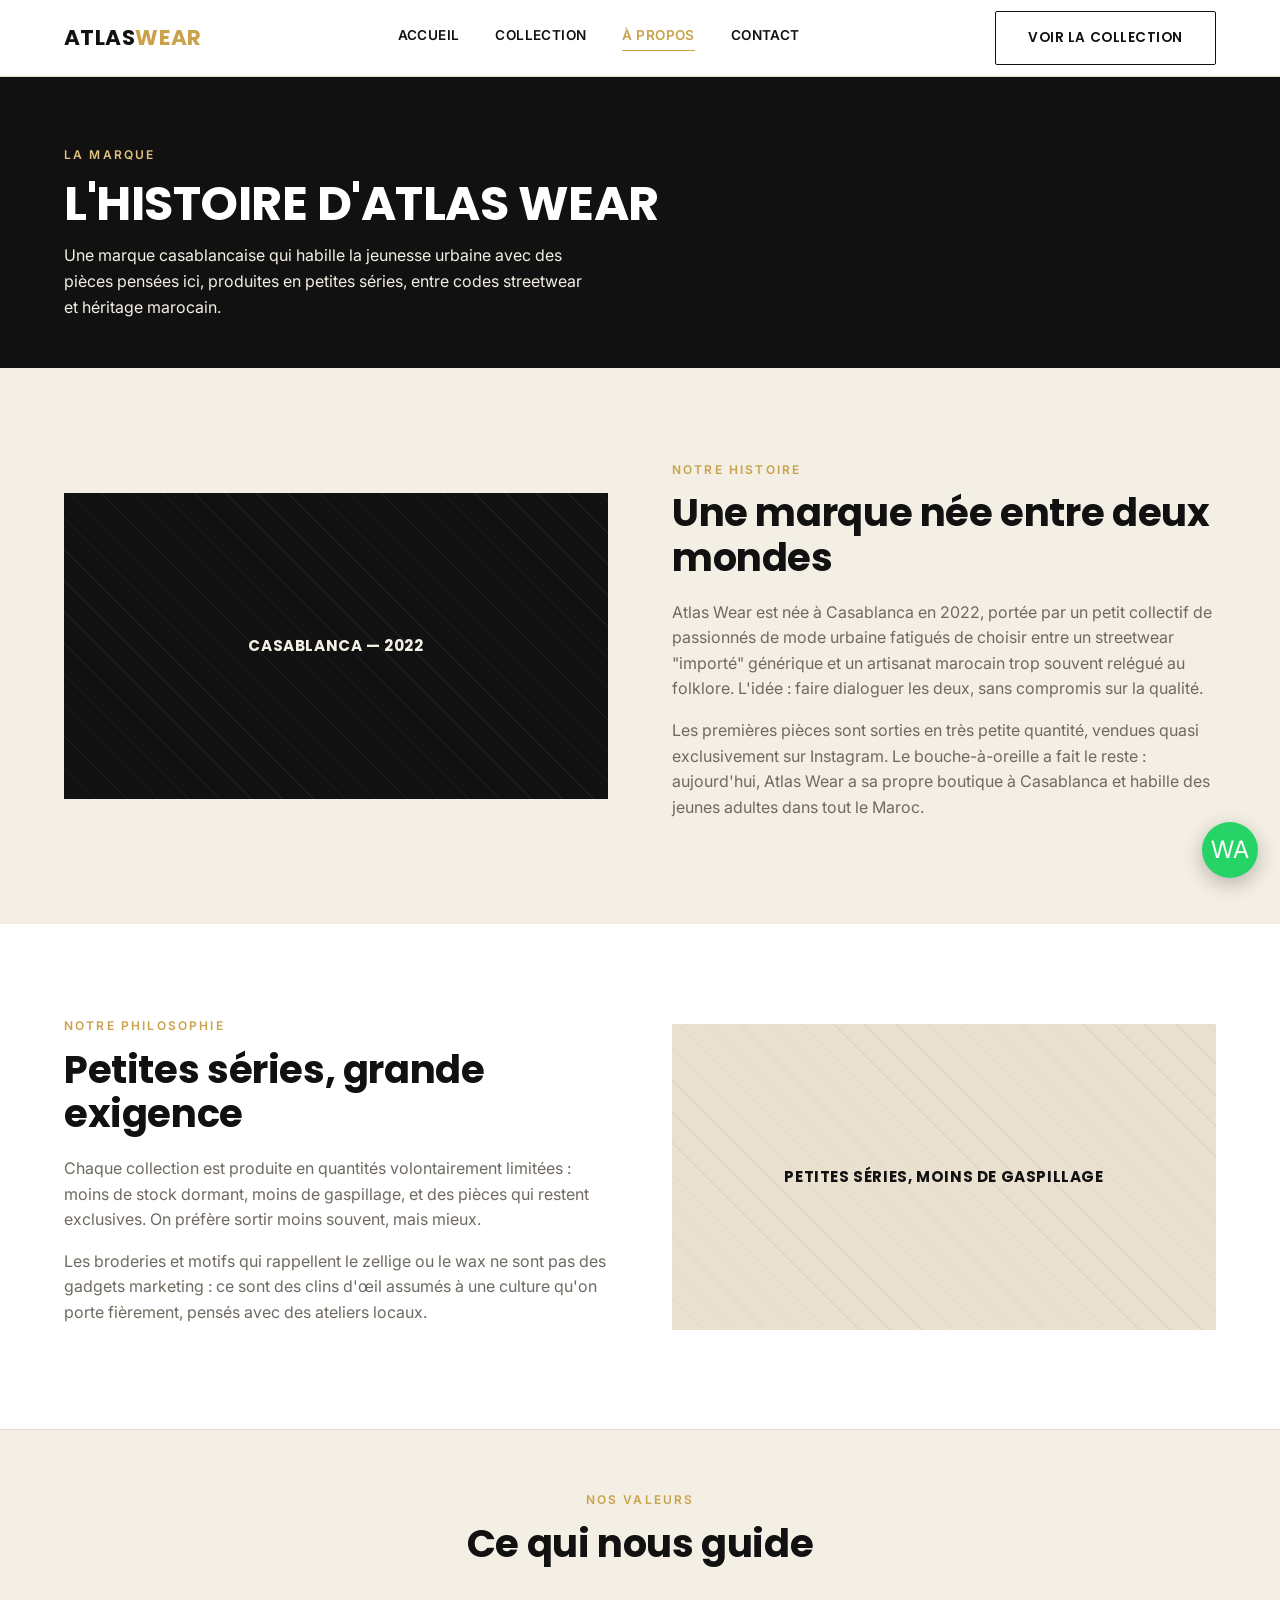
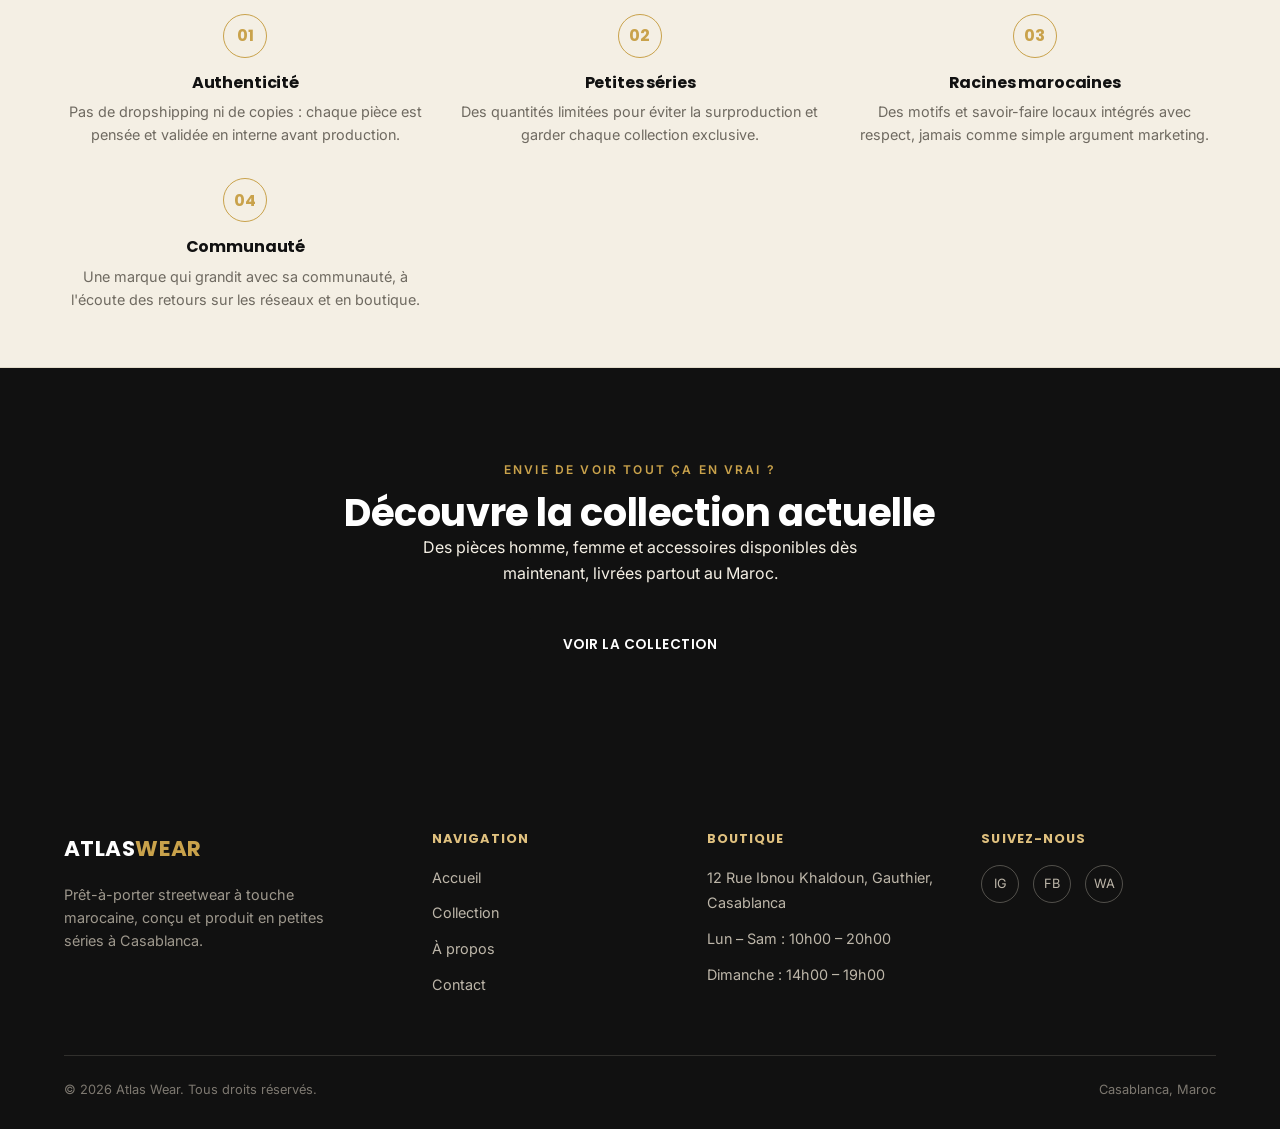
<file: apropos.html>
<!DOCTYPE html>
<html lang="fr">
<head>
  <meta charset="UTF-8" />
  <meta name="viewport" content="width=device-width, initial-scale=1.0" />
  <title>À propos — Atlas Wear</title>
  <meta name="description" content="L'histoire et les valeurs d'Atlas Wear, marque de streetwear casablancaise en petites séries." />
  <link rel="preconnect" href="https://fonts.googleapis.com">
  <link rel="preconnect" href="https://fonts.gstatic.com" crossorigin>
  <link href="https://fonts.googleapis.com/css2?family=Inter:wght@400;500;600&family=Poppins:wght@600;700&display=swap" rel="stylesheet">
  <link rel="stylesheet" href="css/style.css" />
</head>
<body>

  <header class="site-header">
    <div class="container">
      <a href="index.html" class="logo">Atlas<span>Wear</span></a>

      <nav class="main-nav">
        <a href="index.html">Accueil</a>
        <a href="collection.html">Collection</a>
        <a href="apropos.html">À propos</a>
        <a href="contact.html">Contact</a>
      </nav>

      <div class="header-actions">
        <a href="collection.html" class="btn btn-outline">Voir la collection</a>
        <button class="nav-toggle" aria-label="Ouvrir le menu">
          <span></span><span></span><span></span>
        </button>
      </div>
    </div>
  </header>

  <main>

    <!-- BANNIÈRE PAGE -->
    <section class="page-banner">
      <div class="container">
        <span class="eyebrow">La marque</span>
        <h1>L'histoire d'Atlas Wear</h1>
        <p>Une marque casablancaise qui habille la jeunesse urbaine avec des pièces pensées ici, produites en petites séries, entre codes streetwear et héritage marocain.</p>
      </div>
    </section>

    <!-- HISTOIRE -->
    <section class="section" style="background-color: var(--color-sable-light);">
      <div class="container brand-block">
        <div class="brand-block-media">
          <div class="placeholder-img tone-black wide">
            <span>Casablanca — 2022</span>
          </div>
        </div>
        <div class="brand-block-text">
          <span class="eyebrow">Notre histoire</span>
          <h2 class="section-title">Une marque née entre deux mondes</h2>
          <p>Atlas Wear est née à Casablanca en 2022, portée par un petit collectif de passionnés de mode urbaine fatigués de choisir entre un streetwear "importé" générique et un artisanat marocain trop souvent relégué au folklore. L'idée : faire dialoguer les deux, sans compromis sur la qualité.</p>
          <p>Les premières pièces sont sorties en très petite quantité, vendues quasi exclusivement sur Instagram. Le bouche-à-oreille a fait le reste : aujourd'hui, Atlas Wear a sa propre boutique à Casablanca et habille des jeunes adultes dans tout le Maroc.</p>
        </div>
      </div>
    </section>

    <!-- PHILOSOPHIE -->
    <section class="section">
      <div class="container brand-block reverse">
        <div class="brand-block-media">
          <div class="placeholder-img tone-sable wide">
            <span>Petites séries, moins de gaspillage</span>
          </div>
        </div>
        <div class="brand-block-text">
          <span class="eyebrow">Notre philosophie</span>
          <h2 class="section-title">Petites séries, grande exigence</h2>
          <p>Chaque collection est produite en quantités volontairement limitées : moins de stock dormant, moins de gaspillage, et des pièces qui restent exclusives. On préfère sortir moins souvent, mais mieux.</p>
          <p>Les broderies et motifs qui rappellent le zellige ou le wax ne sont pas des gadgets marketing : ce sont des clins d'œil assumés à une culture qu'on porte fièrement, pensés avec des ateliers locaux.</p>
        </div>
      </div>
    </section>

    <!-- VALEURS -->
    <section class="perks">
      <div class="container">
        <div style="text-align: center; max-width: 560px; margin: 0 auto 48px; padding-top: 56px;">
          <span class="eyebrow">Nos valeurs</span>
          <h2 class="section-title">Ce qui nous guide</h2>
        </div>
        <div class="perks-grid" style="padding-top: 0;">
          <div class="perk">
            <div class="perk-icon">01</div>
            <h3>Authenticité</h3>
            <p>Pas de dropshipping ni de copies : chaque pièce est pensée et validée en interne avant production.</p>
          </div>
          <div class="perk">
            <div class="perk-icon">02</div>
            <h3>Petites séries</h3>
            <p>Des quantités limitées pour éviter la surproduction et garder chaque collection exclusive.</p>
          </div>
          <div class="perk">
            <div class="perk-icon">03</div>
            <h3>Racines marocaines</h3>
            <p>Des motifs et savoir-faire locaux intégrés avec respect, jamais comme simple argument marketing.</p>
          </div>
          <div class="perk">
            <div class="perk-icon">04</div>
            <h3>Communauté</h3>
            <p>Une marque qui grandit avec sa communauté, à l'écoute des retours sur les réseaux et en boutique.</p>
          </div>
        </div>
      </div>
    </section>

    <!-- CTA -->
    <section class="section cta-band">
      <div class="container">
        <span class="eyebrow">Envie de voir tout ça en vrai ?</span>
        <h2 class="section-title">Découvre la collection actuelle</h2>
        <p>Des pièces homme, femme et accessoires disponibles dès maintenant, livrées partout au Maroc.</p>
        <a href="collection.html" class="btn btn-primary">Voir la collection</a>
      </div>
    </section>

  </main>

  <footer class="site-footer">
    <div class="container">
      <div class="footer-grid">
        <div class="footer-brand">
          <a href="index.html" class="logo">Atlas<span>Wear</span></a>
          <p>Prêt-à-porter streetwear à touche marocaine, conçu et produit en petites séries à Casablanca.</p>
        </div>

        <div class="footer-col">
          <h4>Navigation</h4>
          <ul>
            <li><a href="index.html">Accueil</a></li>
            <li><a href="collection.html">Collection</a></li>
            <li><a href="apropos.html">À propos</a></li>
            <li><a href="contact.html">Contact</a></li>
          </ul>
        </div>

        <div class="footer-col">
          <h4>Boutique</h4>
          <ul>
            <li><a href="contact.html">12 Rue Ibnou Khaldoun, Gauthier, Casablanca</a></li>
            <li><a href="contact.html">Lun – Sam : 10h00 – 20h00</a></li>
            <li><a href="contact.html">Dimanche : 14h00 – 19h00</a></li>
          </ul>
        </div>

        <div class="footer-col">
          <h4>Suivez-nous</h4>
          <div class="social-links">
            <a href="https://instagram.com/atlaswear.ma" target="_blank" rel="noopener" aria-label="Instagram">IG</a>
            <a href="https://facebook.com/atlaswear.ma" target="_blank" rel="noopener" aria-label="Facebook">FB</a>
            <a href="https://wa.me/2126XXXXXXXX" target="_blank" rel="noopener" aria-label="WhatsApp">WA</a>
          </div>
        </div>
      </div>

      <div class="footer-bottom">
        <span>© 2026 Atlas Wear. Tous droits réservés.</span>
        <span>Casablanca, Maroc</span>
      </div>
    </div>
  </footer>

  <a class="whatsapp-float" href="#" target="_blank" rel="noopener" aria-label="Contacter sur WhatsApp">WA</a>

  <script src="js/products.js"></script>
  <script src="js/main.js"></script>
</body>
</html>
</file>
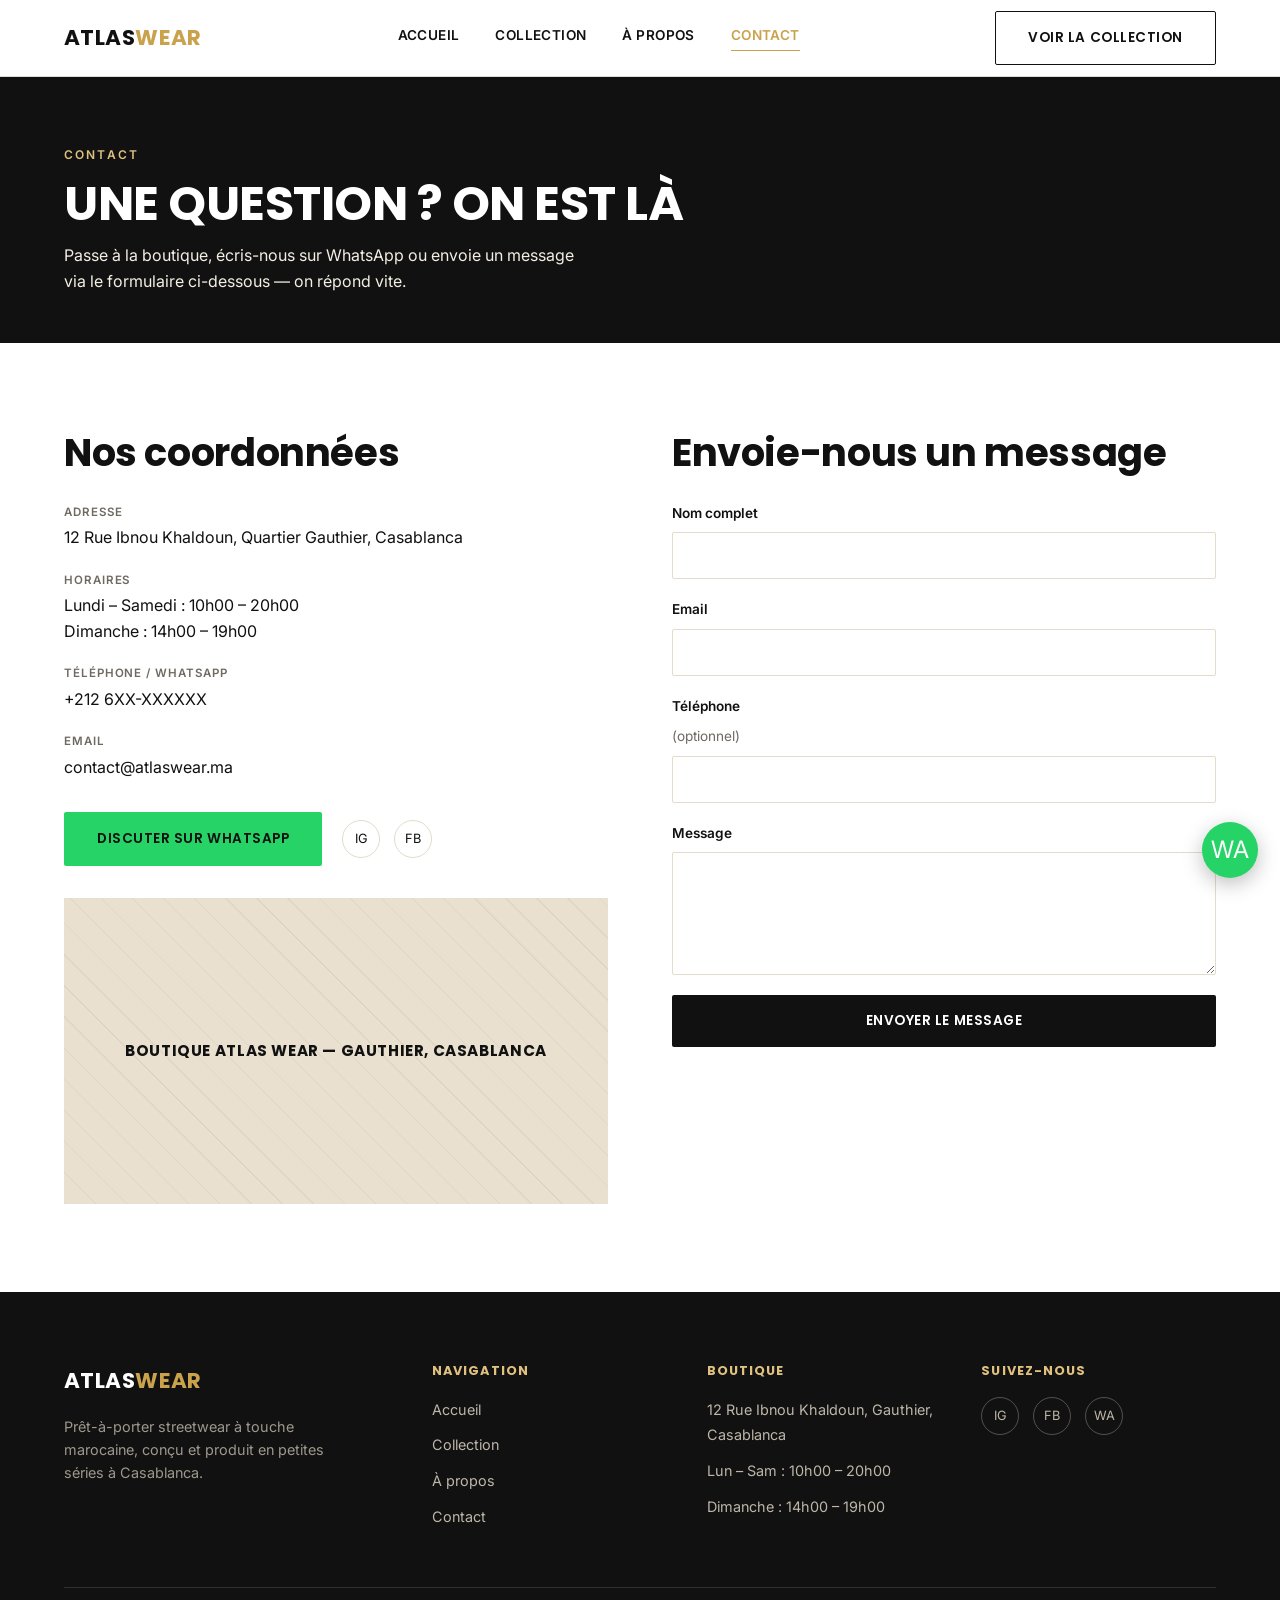
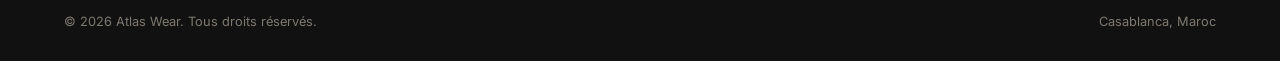
<file: contact.html>
<!DOCTYPE html>
<html lang="fr">
<head>
  <meta charset="UTF-8" />
  <meta name="viewport" content="width=device-width, initial-scale=1.0" />
  <title>Contact — Atlas Wear</title>
  <meta name="description" content="Contacte Atlas Wear : adresse de la boutique à Casablanca, horaires, WhatsApp, réseaux sociaux et formulaire de contact." />
  <link rel="preconnect" href="https://fonts.googleapis.com">
  <link rel="preconnect" href="https://fonts.gstatic.com" crossorigin>
  <link href="https://fonts.googleapis.com/css2?family=Inter:wght@400;500;600&family=Poppins:wght@600;700&display=swap" rel="stylesheet">
  <link rel="stylesheet" href="css/style.css" />
</head>
<body>

  <header class="site-header">
    <div class="container">
      <a href="index.html" class="logo">Atlas<span>Wear</span></a>

      <nav class="main-nav">
        <a href="index.html">Accueil</a>
        <a href="collection.html">Collection</a>
        <a href="apropos.html">À propos</a>
        <a href="contact.html">Contact</a>
      </nav>

      <div class="header-actions">
        <a href="collection.html" class="btn btn-outline">Voir la collection</a>
        <button class="nav-toggle" aria-label="Ouvrir le menu">
          <span></span><span></span><span></span>
        </button>
      </div>
    </div>
  </header>

  <main>

    <!-- BANNIÈRE PAGE -->
    <section class="page-banner">
      <div class="container">
        <span class="eyebrow">Contact</span>
        <h1>Une question ? On est là</h1>
        <p>Passe à la boutique, écris-nous sur WhatsApp ou envoie un message via le formulaire ci-dessous — on répond vite.</p>
      </div>
    </section>

    <!-- CONTACT -->
    <section class="section">
      <div class="container contact-page">

        <div class="contact-info">
          <h2 class="section-title">Nos coordonnées</h2>

          <ul class="contact-details">
            <li>
              <span class="filter-label">Adresse</span>
              <p>12 Rue Ibnou Khaldoun, Quartier Gauthier, Casablanca</p>
            </li>
            <li>
              <span class="filter-label">Horaires</span>
              <p>Lundi – Samedi : 10h00 – 20h00<br>Dimanche : 14h00 – 19h00</p>
            </li>
            <li>
              <span class="filter-label">Téléphone / WhatsApp</span>
              <p>+212 6XX-XXXXXX</p>
            </li>
            <li>
              <span class="filter-label">Email</span>
              <p>contact@atlaswear.ma</p>
            </li>
          </ul>

          <div class="contact-actions">
            <a href="#" id="contact-whatsapp" class="btn btn-whatsapp" target="_blank" rel="noopener">Discuter sur WhatsApp</a>
            <div class="social-links">
              <a href="https://instagram.com/atlaswear.ma" target="_blank" rel="noopener" aria-label="Instagram">IG</a>
              <a href="https://facebook.com/atlaswear.ma" target="_blank" rel="noopener" aria-label="Facebook">FB</a>
            </div>
          </div>

          <div class="placeholder-img tone-sable wide" style="margin-top: 32px;">
            <span>Boutique Atlas Wear — Gauthier, Casablanca</span>
          </div>
        </div>

        <div class="contact-form-wrap">
          <h2 class="section-title">Envoie-nous un message</h2>

          <form class="contact-form" id="contact-form">
            <label>
              Nom complet
              <input type="text" name="name" required>
            </label>
            <label>
              Email
              <input type="email" name="email" required>
            </label>
            <label>
              Téléphone <span class="optional">(optionnel)</span>
              <input type="tel" name="phone">
            </label>
            <label>
              Message
              <textarea name="message" rows="5" required></textarea>
            </label>
            <button type="submit" class="btn btn-primary btn-block">Envoyer le message</button>
            <p class="form-note" id="form-note" hidden>Ton client email va s'ouvrir avec le message pré-rempli — il ne te reste qu'à l'envoyer. Tu peux aussi nous écrire directement sur WhatsApp.</p>
          </form>
        </div>

      </div>
    </section>

  </main>

  <footer class="site-footer">
    <div class="container">
      <div class="footer-grid">
        <div class="footer-brand">
          <a href="index.html" class="logo">Atlas<span>Wear</span></a>
          <p>Prêt-à-porter streetwear à touche marocaine, conçu et produit en petites séries à Casablanca.</p>
        </div>

        <div class="footer-col">
          <h4>Navigation</h4>
          <ul>
            <li><a href="index.html">Accueil</a></li>
            <li><a href="collection.html">Collection</a></li>
            <li><a href="apropos.html">À propos</a></li>
            <li><a href="contact.html">Contact</a></li>
          </ul>
        </div>

        <div class="footer-col">
          <h4>Boutique</h4>
          <ul>
            <li><a href="contact.html">12 Rue Ibnou Khaldoun, Gauthier, Casablanca</a></li>
            <li><a href="contact.html">Lun – Sam : 10h00 – 20h00</a></li>
            <li><a href="contact.html">Dimanche : 14h00 – 19h00</a></li>
          </ul>
        </div>

        <div class="footer-col">
          <h4>Suivez-nous</h4>
          <div class="social-links">
            <a href="https://instagram.com/atlaswear.ma" target="_blank" rel="noopener" aria-label="Instagram">IG</a>
            <a href="https://facebook.com/atlaswear.ma" target="_blank" rel="noopener" aria-label="Facebook">FB</a>
            <a href="https://wa.me/2126XXXXXXXX" target="_blank" rel="noopener" aria-label="WhatsApp">WA</a>
          </div>
        </div>
      </div>

      <div class="footer-bottom">
        <span>© 2026 Atlas Wear. Tous droits réservés.</span>
        <span>Casablanca, Maroc</span>
      </div>
    </div>
  </footer>

  <a class="whatsapp-float" href="#" target="_blank" rel="noopener" aria-label="Contacter sur WhatsApp">WA</a>

  <script src="js/products.js"></script>
  <script src="js/main.js"></script>
  <script>
    document.getElementById("contact-whatsapp").href =
      `https://wa.me/${SITE_CONFIG.whatsappNumber}?text=${encodeURIComponent("Bonjour Atlas Wear, j'ai une question.")}`;

    document.getElementById("contact-form").addEventListener("submit", (e) => {
      e.preventDefault();
      const form = e.target;
      const name = form.name.value.trim();
      const email = form.email.value.trim();
      const phone = form.phone.value.trim();
      const message = form.message.value.trim();

      const subject = `Message de ${name} — site Atlas Wear`;
      const body = [
        `Nom : ${name}`,
        `Email : ${email}`,
        phone ? `Téléphone : ${phone}` : null,
        "",
        message
      ].filter(Boolean).join("\n");

      window.location.href = `mailto:${SITE_CONFIG.email}?subject=${encodeURIComponent(subject)}&body=${encodeURIComponent(body)}`;

      document.getElementById("form-note").hidden = false;
    });
  </script>
</body>
</html>
</file>
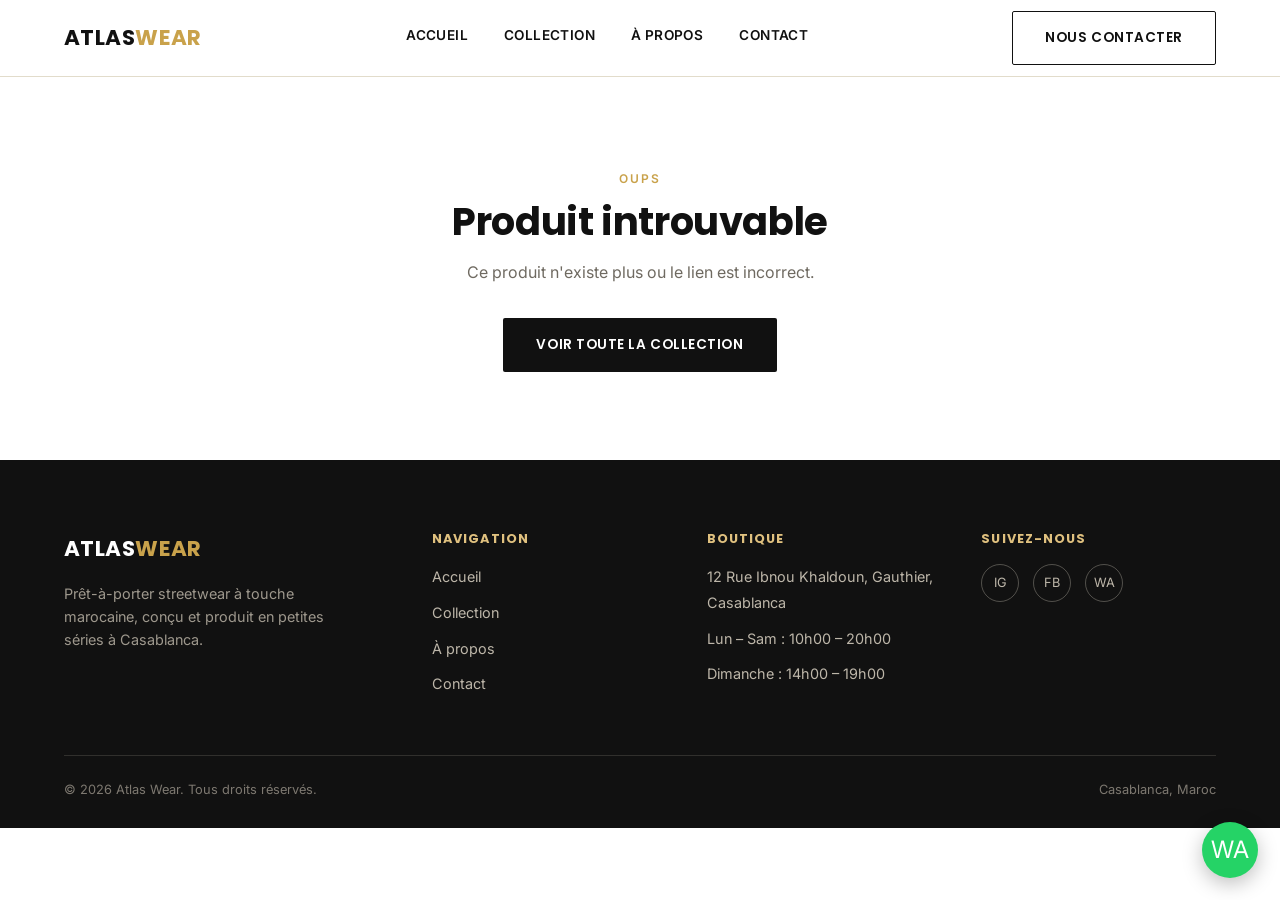
<file: produit.html>
<!DOCTYPE html>
<html lang="fr">
<head>
  <meta charset="UTF-8" />
  <meta name="viewport" content="width=device-width, initial-scale=1.0" />
  <title>Produit — Atlas Wear</title>
  <meta name="description" content="Découvrez les pièces Atlas Wear en détail : photos, tailles disponibles et commande directe via WhatsApp." />
  <link rel="preconnect" href="https://fonts.googleapis.com">
  <link rel="preconnect" href="https://fonts.gstatic.com" crossorigin>
  <link href="https://fonts.googleapis.com/css2?family=Inter:wght@400;500;600&family=Poppins:wght@600;700&display=swap" rel="stylesheet">
  <link rel="stylesheet" href="css/style.css" />
</head>
<body>

  <header class="site-header">
    <div class="container">
      <a href="index.html" class="logo">Atlas<span>Wear</span></a>

      <nav class="main-nav">
        <a href="index.html">Accueil</a>
        <a href="collection.html">Collection</a>
        <a href="apropos.html">À propos</a>
        <a href="contact.html">Contact</a>
      </nav>

      <div class="header-actions">
        <a href="contact.html" class="btn btn-outline">Nous contacter</a>
        <button class="nav-toggle" aria-label="Ouvrir le menu">
          <span></span><span></span><span></span>
        </button>
      </div>
    </div>
  </header>

  <main>
    <section class="section" id="product-section" style="display:none;">
      <div class="container">

        <p class="breadcrumb" id="product-breadcrumb"></p>

        <div class="product-page">
          <div class="gallery">
            <div class="gallery-main" id="gallery-main"></div>
            <div class="gallery-thumbs" id="gallery-thumbs"></div>
          </div>

          <div class="product-info">
            <div class="product-card-category" id="product-category"></div>
            <h1 id="product-name"></h1>
            <p class="product-price" id="product-price"></p>
            <p class="product-description" id="product-description"></p>

            <div class="size-selector">
              <span class="filter-label">Taille</span>
              <div class="size-options" id="size-options"></div>
              <p class="size-warning" id="size-warning">Merci de choisir une taille avant de commander.</p>
            </div>

            <div class="product-actions">
              <a href="#" class="btn btn-whatsapp btn-block" id="order-btn" target="_blank" rel="noopener">Commander via WhatsApp</a>
              <a href="collection.html" class="section-link">← Retour au catalogue</a>
            </div>

            <ul class="product-notes">
              <li>Livraison partout au Maroc, expédition depuis Casablanca</li>
              <li>Pièce produite en petite série — stock limité</li>
              <li>Paiement à la livraison ou par transfert, à confirmer sur WhatsApp</li>
            </ul>
          </div>
        </div>

      </div>
    </section>

    <section class="section" id="not-found-section" style="display:none;">
      <div class="container" style="text-align:center;">
        <span class="eyebrow">Oups</span>
        <h1 class="section-title">Produit introuvable</h1>
        <p style="color:var(--color-gray); max-width:480px; margin:16px auto 32px;">Ce produit n'existe plus ou le lien est incorrect.</p>
        <a href="collection.html" class="btn btn-primary">Voir toute la collection</a>
      </div>
    </section>
  </main>

  <footer class="site-footer">
    <div class="container">
      <div class="footer-grid">
        <div class="footer-brand">
          <a href="index.html" class="logo">Atlas<span>Wear</span></a>
          <p>Prêt-à-porter streetwear à touche marocaine, conçu et produit en petites séries à Casablanca.</p>
        </div>

        <div class="footer-col">
          <h4>Navigation</h4>
          <ul>
            <li><a href="index.html">Accueil</a></li>
            <li><a href="collection.html">Collection</a></li>
            <li><a href="apropos.html">À propos</a></li>
            <li><a href="contact.html">Contact</a></li>
          </ul>
        </div>

        <div class="footer-col">
          <h4>Boutique</h4>
          <ul>
            <li><a href="contact.html">12 Rue Ibnou Khaldoun, Gauthier, Casablanca</a></li>
            <li><a href="contact.html">Lun – Sam : 10h00 – 20h00</a></li>
            <li><a href="contact.html">Dimanche : 14h00 – 19h00</a></li>
          </ul>
        </div>

        <div class="footer-col">
          <h4>Suivez-nous</h4>
          <div class="social-links">
            <a href="https://instagram.com/atlaswear.ma" target="_blank" rel="noopener" aria-label="Instagram">IG</a>
            <a href="https://facebook.com/atlaswear.ma" target="_blank" rel="noopener" aria-label="Facebook">FB</a>
            <a href="https://wa.me/2126XXXXXXXX" target="_blank" rel="noopener" aria-label="WhatsApp">WA</a>
          </div>
        </div>
      </div>

      <div class="footer-bottom">
        <span>© 2026 Atlas Wear. Tous droits réservés.</span>
        <span>Casablanca, Maroc</span>
      </div>
    </div>
  </footer>

  <a class="whatsapp-float" href="#" target="_blank" rel="noopener" aria-label="Contacter sur WhatsApp">WA</a>

  <script src="js/products.js"></script>
  <script src="js/main.js"></script>
  <script>
    const params = new URLSearchParams(window.location.search);
    const product = PRODUCTS.find((p) => p.id === params.get("id"));

    if (!product) {
      document.getElementById("not-found-section").style.display = "block";
    } else {
      document.getElementById("product-section").style.display = "block";

      let selectedSize = null;
      let activeView = 0;

      document.title = `${product.name} — Atlas Wear`;

      document.getElementById("product-breadcrumb").innerHTML =
        `<a href="index.html">Accueil</a> / <a href="collection.html">Collection</a> / ${product.category} / ${product.name}`;

      document.getElementById("product-category").textContent = product.category;
      document.getElementById("product-name").textContent = product.name;
      document.getElementById("product-price").innerHTML = formatPrice(product.price);
      document.getElementById("product-description").textContent = product.description;

      function renderGallery() {
        const photoId = product.images[activeView];
        document.getElementById("gallery-main").innerHTML =
          `<img class="product-photo" src="${unsplashUrl(photoId, { w: 900, h: 1200 })}" alt="${product.name}">`;

        const thumbsEl = document.getElementById("gallery-thumbs");
        if (product.images.length <= 1) {
          thumbsEl.innerHTML = "";
          return;
        }

        thumbsEl.innerHTML = product.images.map(
          (id, i) => `
            <button class="gallery-thumb ${i === activeView ? "active" : ""}" data-index="${i}" aria-label="Vue ${i + 1}">
              <img class="product-photo" src="${unsplashUrl(id, { w: 200, h: 260 })}" alt="Vue ${i + 1} — ${product.name}">
            </button>
          `
        ).join("");

        document.querySelectorAll(".gallery-thumb").forEach((thumb) => {
          thumb.addEventListener("click", () => {
            activeView = Number(thumb.dataset.index);
            renderGallery();
          });
        });
      }

      function renderSizes() {
        document.getElementById("size-options").innerHTML = product.sizes
          .map((size) => `<button class="size-option" data-size="${size}">${size}</button>`)
          .join("");

        document.querySelectorAll(".size-option").forEach((btn) => {
          btn.addEventListener("click", () => {
            selectedSize = btn.dataset.size;
            document.querySelectorAll(".size-option").forEach((b) => b.classList.remove("selected"));
            btn.classList.add("selected");
            document.getElementById("size-warning").classList.remove("visible");
            updateOrderLink();
          });
        });
      }

      function updateOrderLink() {
        document.getElementById("order-btn").href = whatsappOrderLink(product.name, selectedSize);
      }

      document.getElementById("order-btn").addEventListener("click", (e) => {
        if (!selectedSize) {
          e.preventDefault();
          document.getElementById("size-warning").classList.add("visible");
        }
      });

      renderGallery();
      renderSizes();
      updateOrderLink();
    }
  </script>
</body>
</html>
</file>
<file: css/style.css>
/* ==========================================================================
   Atlas Wear â€” feuille de style principale
   Voir CLAUDE.md pour les dÃ©cisions de design (couleurs, typo, conventions)
   ========================================================================== */

:root {
  /* Couleurs */
  --color-black: #111111;
  --color-black-soft: #1c1c1c;
  --color-sable: #e9e0cf;
  --color-sable-light: #f4efe4;
  --color-white: #ffffff;
  --color-gold: #c9a24b;
  --color-gold-light: #e0c17f;
  --color-gray: #6f6a61;
  --color-border: #e2dccb;

  /* Typographie */
  --font-heading: "Poppins", "Montserrat", sans-serif;
  --font-body: "Inter", sans-serif;

  /* Rythme */
  --container-width: 1200px;
  --radius: 2px;
  --transition: 0.25s ease;

  /* Ombres */
  --shadow-card: 0 2px 18px rgba(17, 17, 17, 0.06);
}

/* --------------------------------------------------------------------------
   Reset minimal
   -------------------------------------------------------------------------- */

*,
*::before,
*::after {
  box-sizing: border-box;
}

html {
  scroll-behavior: smooth;
}

body {
  margin: 0;
  font-family: var(--font-body);
  color: var(--color-black);
  background-color: var(--color-white);
  line-height: 1.6;
  -webkit-font-smoothing: antialiased;
}

img {
  max-width: 100%;
  display: block;
}

a {
  color: inherit;
  text-decoration: none;
}

ul {
  list-style: none;
  margin: 0;
  padding: 0;
}

button {
  font-family: inherit;
  cursor: pointer;
}

h1, h2, h3, h4 {
  font-family: var(--font-heading);
  font-weight: 700;
  line-height: 1.15;
  margin: 0 0 0.5em;
  letter-spacing: -0.01em;
}

p {
  margin: 0 0 1em;
}

.container {
  width: 100%;
  max-width: var(--container-width);
  margin: 0 auto;
  padding: 0 24px;
}

.section {
  padding: 88px 0;
}

.section-header {
  display: flex;
  align-items: flex-end;
  justify-content: space-between;
  gap: 16px;
  margin-bottom: 48px;
  flex-wrap: wrap;
}

.eyebrow {
  display: inline-block;
  font-family: var(--font-body);
  font-size: 0.75rem;
  font-weight: 600;
  letter-spacing: 0.18em;
  text-transform: uppercase;
  color: var(--color-gold);
  margin-bottom: 12px;
}

.section-title {
  font-size: clamp(1.6rem, 3vw, 2.4rem);
  margin: 0;
}

.section-link {
  font-size: 0.9rem;
  font-weight: 600;
  border-bottom: 1px solid var(--color-black);
  padding-bottom: 2px;
  white-space: nowrap;
  transition: color var(--transition), border-color var(--transition);
}

.section-link:hover {
  color: var(--color-gold);
  border-color: var(--color-gold);
}

/* --------------------------------------------------------------------------
   Boutons
   -------------------------------------------------------------------------- */

.btn {
  display: inline-flex;
  align-items: center;
  justify-content: center;
  gap: 8px;
  padding: 15px 32px;
  font-family: var(--font-heading);
  font-weight: 600;
  font-size: 0.85rem;
  letter-spacing: 0.04em;
  text-transform: uppercase;
  border-radius: var(--radius);
  border: 1px solid transparent;
  transition: background-color var(--transition), color var(--transition), border-color var(--transition), transform var(--transition);
}

.btn-primary {
  background-color: var(--color-black);
  color: var(--color-white);
}

.btn-primary:hover {
  background-color: var(--color-gold);
  color: var(--color-black);
}

.btn-outline {
  background-color: transparent;
  color: var(--color-black);
  border-color: var(--color-black);
}

.btn-outline:hover {
  border-color: var(--color-gold);
  color: var(--color-gold);
}

.btn-outline.on-dark {
  color: var(--color-white);
  border-color: var(--color-white);
}

.btn-outline.on-dark:hover {
  border-color: var(--color-gold);
  color: var(--color-gold);
}

.btn-whatsapp {
  background-color: #25d366;
  color: var(--color-black);
}

.btn-whatsapp:hover {
  background-color: #1ebd5a;
}

.btn-block {
  width: 100%;
}

/* --------------------------------------------------------------------------
   Header
   -------------------------------------------------------------------------- */

.site-header {
  position: sticky;
  top: 0;
  z-index: 100;
  background-color: rgba(255, 255, 255, 0.94);
  backdrop-filter: saturate(180%) blur(8px);
  border-bottom: 1px solid var(--color-border);
}

.site-header .container {
  display: flex;
  align-items: center;
  justify-content: space-between;
  height: 76px;
}

.logo {
  font-family: var(--font-heading);
  font-weight: 700;
  font-size: 1.35rem;
  letter-spacing: 0.02em;
  text-transform: uppercase;
}

.logo span {
  color: var(--color-gold);
}

.main-nav {
  display: flex;
  gap: 36px;
}

.main-nav a {
  font-size: 0.85rem;
  font-weight: 600;
  letter-spacing: 0.03em;
  text-transform: uppercase;
  position: relative;
  padding-bottom: 4px;
  transition: color var(--transition);
}

.main-nav a::after {
  content: "";
  position: absolute;
  left: 0;
  bottom: 0;
  width: 0;
  height: 1px;
  background-color: var(--color-gold);
  transition: width var(--transition);
}

.main-nav a:hover,
.main-nav a.active {
  color: var(--color-gold);
}

.main-nav a:hover::after,
.main-nav a.active::after {
  width: 100%;
}

.header-actions {
  display: flex;
  align-items: center;
  gap: 16px;
}

.nav-toggle {
  display: none;
  flex-direction: column;
  gap: 5px;
  background: none;
  border: none;
  padding: 8px;
}

.nav-toggle span {
  width: 22px;
  height: 2px;
  background-color: var(--color-black);
}

/* --------------------------------------------------------------------------
   Hero
   -------------------------------------------------------------------------- */

.hero {
  position: relative;
  min-height: 88vh;
  display: flex;
  align-items: flex-end;
  background: linear-gradient(160deg, var(--color-black) 0%, var(--color-black-soft) 55%, #262219 100%);
  color: var(--color-white);
  overflow: hidden;
}

.hero::before {
  content: "";
  position: absolute;
  inset: 0;
  background-image:
    radial-gradient(circle at 82% 22%, rgba(201, 162, 75, 0.35), transparent 45%),
    repeating-linear-gradient(135deg, rgba(233, 224, 207, 0.05) 0px, rgba(233, 224, 207, 0.05) 1px, transparent 1px, transparent 40px);
}

.hero-content {
  position: relative;
  padding: 64px 0 96px;
  max-width: 640px;
}

.hero .eyebrow {
  color: var(--color-gold-light);
}

.hero-title {
  font-size: clamp(2.6rem, 6vw, 4.6rem);
  text-transform: uppercase;
  margin-bottom: 20px;
}

.hero-subtitle {
  font-size: 1.05rem;
  color: var(--color-sable-light);
  max-width: 460px;
  margin-bottom: 36px;
}

.hero-actions {
  display: flex;
  gap: 16px;
  flex-wrap: wrap;
}

/* --------------------------------------------------------------------------
   Placeholder image (bloc de couleur en attendant les vraies photos)
   -------------------------------------------------------------------------- */

.placeholder-img {
  position: relative;
  display: flex;
  align-items: center;
  justify-content: center;
  text-align: center;
  aspect-ratio: 3 / 4;
  overflow: hidden;
  background-color: var(--color-sable);
}

.placeholder-img::before {
  content: "";
  position: absolute;
  inset: 0;
  background-image: repeating-linear-gradient(45deg, rgba(17,17,17,0.05) 0, rgba(17,17,17,0.05) 1px, transparent 1px, transparent 22px);
}

.placeholder-img span {
  position: relative;
  font-family: var(--font-heading);
  font-weight: 700;
  font-size: 0.95rem;
  text-transform: uppercase;
  letter-spacing: 0.04em;
  color: var(--color-black);
  padding: 0 20px;
}

.placeholder-img.tone-black {
  background-color: var(--color-black);
}

.placeholder-img.tone-black::before {
  background-image: repeating-linear-gradient(45deg, rgba(255,255,255,0.06) 0, rgba(255,255,255,0.06) 1px, transparent 1px, transparent 22px);
}

.placeholder-img.tone-black span {
  color: var(--color-sable-light);
}

.placeholder-img.tone-sable {
  background-color: var(--color-sable);
}

.placeholder-img.square {
  aspect-ratio: 1 / 1;
}

.placeholder-img.wide {
  aspect-ratio: 16 / 9;
}

/* Vraies photos produit (Unsplash) â€” mÃªmes proportions que les blocs placeholder */
.product-photo {
  display: block;
  width: 100%;
  aspect-ratio: 3 / 4;
  object-fit: cover;
  background-color: var(--color-sable);
}

.product-photo.square {
  aspect-ratio: 1 / 1;
}

.product-photo.wide {
  aspect-ratio: 16 / 9;
}

/* --------------------------------------------------------------------------
   BanniÃ¨re de page (sous-pages : Collection, Ã€ propos, Contact)
   -------------------------------------------------------------------------- */

.page-banner {
  background-color: var(--color-black);
  color: var(--color-white);
  padding: 64px 0 48px;
}

.page-banner .eyebrow {
  color: var(--color-gold-light);
}

.page-banner h1 {
  font-size: clamp(2rem, 4vw, 3rem);
  text-transform: uppercase;
  margin: 0;
}

.page-banner p {
  color: var(--color-sable-light);
  max-width: 520px;
  margin: 12px 0 0;
}

/* --------------------------------------------------------------------------
   Filtres (page Collection)
   -------------------------------------------------------------------------- */

.filter-bar {
  display: flex;
  flex-wrap: wrap;
  gap: 28px;
  align-items: center;
  padding: 32px 0;
  border-bottom: 1px solid var(--color-border);
  margin-bottom: 32px;
}

.filter-group {
  display: flex;
  flex-wrap: wrap;
  align-items: center;
  gap: 10px;
}

.filter-label {
  font-size: 0.72rem;
  font-weight: 600;
  letter-spacing: 0.08em;
  text-transform: uppercase;
  color: var(--color-gray);
  margin-right: 4px;
}

.filter-pill {
  padding: 9px 18px;
  border: 1px solid var(--color-border);
  background-color: transparent;
  border-radius: 20px;
  font-family: var(--font-body);
  font-size: 0.85rem;
  font-weight: 500;
  color: var(--color-black);
  transition: background-color var(--transition), border-color var(--transition), color var(--transition);
}

.filter-pill:hover {
  border-color: var(--color-gold);
}

.filter-pill.active {
  background-color: var(--color-black);
  border-color: var(--color-black);
  color: var(--color-white);
}

.collection-count {
  font-size: 0.85rem;
  color: var(--color-gray);
  margin-bottom: 24px;
}

.empty-state {
  text-align: center;
  padding: 64px 0;
  color: var(--color-gray);
}

/* --------------------------------------------------------------------------
   Page produit
   -------------------------------------------------------------------------- */

.breadcrumb {
  font-size: 0.82rem;
  color: var(--color-gray);
  margin-bottom: 32px;
}

.breadcrumb a {
  transition: color var(--transition);
}

.breadcrumb a:hover {
  color: var(--color-gold);
}

.product-page {
  display: grid;
  grid-template-columns: 1.1fr 1fr;
  gap: 64px;
  align-items: start;
}

.gallery-thumbs {
  display: flex;
  flex-wrap: wrap;
  gap: 12px;
  margin-top: 14px;
}

.gallery-thumb {
  width: 84px;
  aspect-ratio: 3 / 4;
  padding: 0;
  border: 2px solid transparent;
  background: none;
  overflow: hidden;
  opacity: 0.65;
  transition: opacity var(--transition), border-color var(--transition);
}

.gallery-thumb .placeholder-img span {
  font-size: 0.6rem;
}

.gallery-thumb:hover {
  opacity: 1;
}

.gallery-thumb.active {
  border-color: var(--color-gold);
  opacity: 1;
}

.product-info h1 {
  font-size: clamp(1.7rem, 3vw, 2.5rem);
  margin: 10px 0 6px;
}

.product-price {
  font-size: 1.3rem;
  font-weight: 600;
  margin: 0 0 24px;
}

.product-description {
  color: var(--color-gray);
  margin-bottom: 32px;
}

.size-selector {
  margin-bottom: 28px;
}

.size-selector .filter-label {
  display: block;
  margin-bottom: 12px;
}

.size-options {
  display: flex;
  flex-wrap: wrap;
  gap: 10px;
}

.size-option {
  min-width: 52px;
  padding: 11px 16px;
  border: 1px solid var(--color-border);
  background-color: transparent;
  font-family: var(--font-heading);
  font-weight: 600;
  font-size: 0.85rem;
  color: var(--color-black);
  transition: background-color var(--transition), border-color var(--transition), color var(--transition);
}

.size-option:hover {
  border-color: var(--color-gold);
}

.size-option.selected {
  background-color: var(--color-black);
  border-color: var(--color-black);
  color: var(--color-white);
}

.size-warning {
  display: none;
  color: #b23b3b;
  font-size: 0.82rem;
  margin: 10px 0 0;
}

.size-warning.visible {
  display: block;
}

.product-actions {
  display: flex;
  flex-direction: column;
  align-items: flex-start;
  gap: 16px;
  margin-bottom: 32px;
}

.product-notes {
  border-top: 1px solid var(--color-border);
  padding-top: 20px;
  display: flex;
  flex-direction: column;
  gap: 10px;
}

.product-notes li {
  position: relative;
  padding-left: 18px;
  font-size: 0.85rem;
  color: var(--color-gray);
}

.product-notes li::before {
  content: "";
  position: absolute;
  left: 0;
  top: 8px;
  width: 6px;
  height: 6px;
  background-color: var(--color-gold);
  border-radius: 50%;
}

/* --------------------------------------------------------------------------
   Page contact
   -------------------------------------------------------------------------- */

.contact-page {
  display: grid;
  grid-template-columns: 1fr 1fr;
  gap: 64px;
  align-items: start;
}

.contact-details {
  margin: 28px 0 32px;
  display: flex;
  flex-direction: column;
  gap: 20px;
}

.contact-details .filter-label {
  display: block;
  margin-bottom: 4px;
}

.contact-details p {
  margin: 0;
}

.contact-actions {
  display: flex;
  align-items: center;
  gap: 20px;
  flex-wrap: wrap;
}

.contact-actions .social-links a {
  border-color: var(--color-border);
  color: var(--color-black);
}

.contact-actions .social-links a:hover {
  border-color: var(--color-gold);
  color: var(--color-gold);
}

.contact-form {
  display: flex;
  flex-direction: column;
  gap: 20px;
  margin-top: 28px;
}

.contact-form label {
  display: flex;
  flex-direction: column;
  gap: 8px;
  font-size: 0.85rem;
  font-weight: 600;
  color: var(--color-black);
}

.contact-form .optional {
  font-weight: 400;
  color: var(--color-gray);
}

.contact-form input,
.contact-form textarea {
  font-family: var(--font-body);
  font-size: 0.95rem;
  font-weight: 400;
  padding: 13px 16px;
  border: 1px solid var(--color-border);
  border-radius: var(--radius);
  background-color: var(--color-white);
  color: var(--color-black);
  resize: vertical;
}

.contact-form input:focus,
.contact-form textarea:focus {
  outline: none;
  border-color: var(--color-gold);
}

.form-note {
  font-size: 0.85rem;
  color: var(--color-gray);
  margin: 0;
}

/* --------------------------------------------------------------------------
   Product card
   -------------------------------------------------------------------------- */

.product-grid {
  display: grid;
  grid-template-columns: repeat(4, 1fr);
  gap: 28px;
}

.product-card {
  display: block;
  background-color: var(--color-white);
  transition: transform var(--transition);
}

.product-card:hover {
  transform: translateY(-4px);
}

.product-card-media {
  position: relative;
  margin-bottom: 16px;
}

.product-card-media .placeholder-img,
.product-card-media .product-photo {
  transition: filter var(--transition);
}

.product-card:hover .product-card-media .placeholder-img,
.product-card:hover .product-card-media .product-photo {
  filter: brightness(0.94);
}

.badge {
  position: absolute;
  z-index: 2;
  top: 14px;
  left: 14px;
  background-color: var(--color-gold);
  color: var(--color-black);
  font-family: var(--font-heading);
  font-size: 0.68rem;
  font-weight: 700;
  letter-spacing: 0.06em;
  text-transform: uppercase;
  padding: 5px 10px;
}

.product-card-category {
  font-size: 0.72rem;
  font-weight: 600;
  letter-spacing: 0.08em;
  text-transform: uppercase;
  color: var(--color-gray);
  margin-bottom: 6px;
}

.product-card-name {
  font-family: var(--font-heading);
  font-weight: 600;
  font-size: 1rem;
  margin-bottom: 6px;
}

.product-card-price {
  font-weight: 600;
  color: var(--color-black);
}

.product-card-price .currency {
  color: var(--color-gray);
  font-weight: 400;
  font-size: 0.85em;
}

/* --------------------------------------------------------------------------
   Bandeau valeurs / atouts
   -------------------------------------------------------------------------- */

.perks {
  background-color: var(--color-sable-light);
  border-top: 1px solid var(--color-border);
  border-bottom: 1px solid var(--color-border);
}

.perks-grid {
  display: grid;
  grid-template-columns: repeat(3, 1fr);
  gap: 32px;
  padding: 56px 0;
}

.perk {
  text-align: center;
}

.perk-icon {
  width: 44px;
  height: 44px;
  margin: 0 auto 16px;
  border: 1px solid var(--color-gold);
  border-radius: 50%;
  display: flex;
  align-items: center;
  justify-content: center;
  color: var(--color-gold);
  font-family: var(--font-heading);
  font-weight: 700;
}

.perk h3 {
  font-size: 1rem;
  margin-bottom: 8px;
}

.perk p {
  font-size: 0.9rem;
  color: var(--color-gray);
  margin: 0;
}

/* --------------------------------------------------------------------------
   Bloc marque (Ã  propos teaser)
   -------------------------------------------------------------------------- */

.brand-block {
  display: grid;
  grid-template-columns: 1fr 1fr;
  gap: 64px;
  align-items: center;
}

.brand-block-text .section-title {
  margin-bottom: 20px;
}

.brand-block.reverse .brand-block-media {
  order: 2;
}

.brand-block.reverse .brand-block-text {
  order: 1;
}

.brand-block-text p {
  color: var(--color-gray);
}

/* --------------------------------------------------------------------------
   Newsletter / CTA bas de page
   -------------------------------------------------------------------------- */

.cta-band {
  background-color: var(--color-black);
  color: var(--color-white);
  text-align: center;
}

.cta-band .section-title {
  color: var(--color-white);
}

.cta-band p {
  color: var(--color-sable-light);
  max-width: 480px;
  margin: 0 auto 32px;
}

/* --------------------------------------------------------------------------
   Footer
   -------------------------------------------------------------------------- */

.site-footer {
  background-color: var(--color-black);
  color: var(--color-sable-light);
  padding: 72px 0 28px;
}

.footer-grid {
  display: grid;
  grid-template-columns: 1.4fr 1fr 1fr 1fr;
  gap: 40px;
  padding-bottom: 48px;
  border-bottom: 1px solid rgba(233, 224, 207, 0.15);
}

.footer-brand .logo {
  color: var(--color-white);
}

.footer-brand p {
  color: rgba(233, 224, 207, 0.65);
  font-size: 0.9rem;
  margin-top: 16px;
  max-width: 260px;
}

.footer-col h4 {
  font-size: 0.8rem;
  text-transform: uppercase;
  letter-spacing: 0.08em;
  color: var(--color-gold-light);
  margin-bottom: 18px;
}

.footer-col ul li {
  margin-bottom: 10px;
}

.footer-col a {
  font-size: 0.9rem;
  color: rgba(233, 224, 207, 0.8);
  transition: color var(--transition);
}

.footer-col a:hover {
  color: var(--color-gold-light);
}

.social-links {
  display: flex;
  gap: 14px;
}

.social-links a {
  width: 38px;
  height: 38px;
  display: flex;
  align-items: center;
  justify-content: center;
  border: 1px solid rgba(233, 224, 207, 0.3);
  border-radius: 50%;
  font-size: 0.8rem;
  transition: border-color var(--transition), color var(--transition);
}

.social-links a:hover {
  border-color: var(--color-gold);
  color: var(--color-gold);
}

.footer-bottom {
  display: flex;
  justify-content: space-between;
  align-items: center;
  padding-top: 24px;
  font-size: 0.8rem;
  color: rgba(233, 224, 207, 0.5);
  flex-wrap: wrap;
  gap: 12px;
}

/* --------------------------------------------------------------------------
   WhatsApp bouton flottant (mobile)
   -------------------------------------------------------------------------- */

.whatsapp-float {
  position: fixed;
  bottom: 22px;
  right: 22px;
  width: 56px;
  height: 56px;
  border-radius: 50%;
  background-color: #25d366;
  color: var(--color-white);
  display: flex;
  align-items: center;
  justify-content: center;
  font-size: 1.5rem;
  box-shadow: 0 6px 20px rgba(0, 0, 0, 0.25);
  z-index: 90;
  transition: transform var(--transition);
}

.whatsapp-float:hover {
  transform: scale(1.06);
}

/* --------------------------------------------------------------------------
   Responsive
   -------------------------------------------------------------------------- */

@media (max-width: 1024px) {
  .product-grid {
    grid-template-columns: repeat(3, 1fr);
  }

  .footer-grid {
    grid-template-columns: 1fr 1fr;
  }
}

@media (max-width: 860px) {
  .main-nav {
    position: fixed;
    top: 76px;
    left: 0;
    right: 0;
    background-color: var(--color-white);
    flex-direction: column;
    gap: 0;
    border-bottom: 1px solid var(--color-border);
    max-height: 0;
    overflow: hidden;
    transition: max-height var(--transition);
  }

  .main-nav.open {
    max-height: 400px;
  }

  .main-nav a {
    padding: 18px 24px;
    border-bottom: 1px solid var(--color-border);
  }

  .main-nav a::after {
    display: none;
  }

  .nav-toggle {
    display: flex;
  }

  .header-actions .btn {
    display: none;
  }

  .brand-block {
    grid-template-columns: 1fr;
    gap: 32px;
  }

  .product-page {
    grid-template-columns: 1fr;
    gap: 32px;
  }

  .contact-page {
    grid-template-columns: 1fr;
    gap: 40px;
  }

  .perks-grid {
    grid-template-columns: 1fr;
    gap: 28px;
  }
}

@media (max-width: 640px) {
  .section {
    padding: 56px 0;
  }

  .product-grid {
    grid-template-columns: repeat(2, 1fr);
    gap: 18px;
  }

  .footer-grid {
    grid-template-columns: 1fr;
    gap: 32px;
  }

  .footer-bottom {
    flex-direction: column;
    align-items: flex-start;
  }

  .hero {
    min-height: 78vh;
  }
}
</file>
